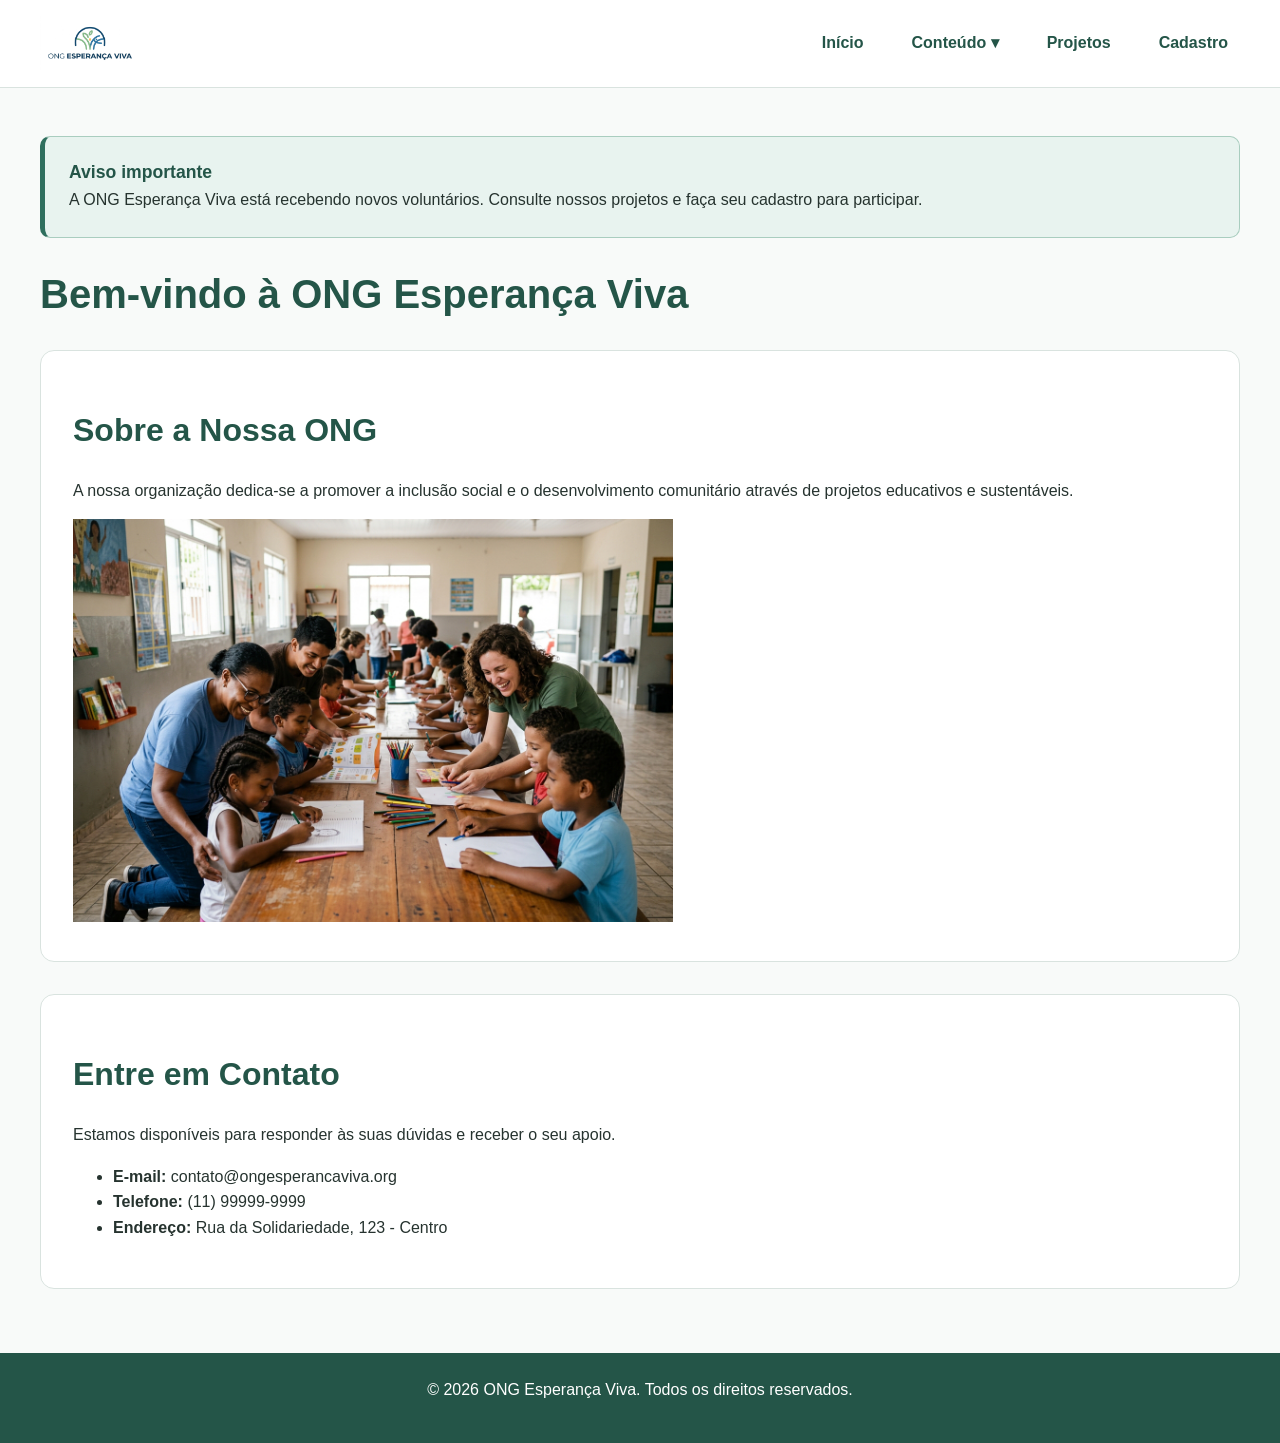
<file: index.html>
<!DOCTYPE html>
<html lang="pt-BR">

<head>
    <meta charset="UTF-8">
    <meta name="viewport" content="width=device-width, initial-scale=1.0">
    <title>ONG Esperança Viva - Página Inicial</title>

    <link rel="stylesheet" href="style.css">
</head>

<body>

    <header>

    <img
        src="imagens/logo.png"
        alt="Logotipo da ONG Esperança Viva"
        width="180"
        height="180"
    >

    <button
        type="button"
        id="menu-mobile"
        class="menu-mobile"
        aria-label="Abrir menu"
        aria-expanded="false"
        aria-controls="navegacao"
    >
        ☰
    </button>

    <nav id="navegacao" aria-label="Navegação principal">

        <ul>

            <li>
                <a href="index.html">Início</a>
            </li>

            <li class="menu-dropdown">

                <button
                    type="button"
                    aria-expanded="false"
                    aria-haspopup="true"
                >
                    Conteúdo ▾
                </button>

                <ul class="dropdown-conteudo">

                    <li>
                        <a href="index.html#sobre">
                            Sobre a ONG
                        </a>
                    </li>

                    <li>
                        <a href="index.html#contato">
                            Contato
                        </a>
                    </li>

                </ul>

            </li>

            <li>
                <a href="projetos.html">Projetos</a>
            </li>

            <li>
                <a href="cadastro.html">Cadastro</a>
            </li>

        </ul>

    </nav>

</header>

    <main>

        <div class="alerta" role="alert">
            <div class="alerta__conteudo">
                <h2 class="alerta__titulo">Aviso importante</h2>

                <p class="alerta__mensagem">
                    A ONG Esperança Viva está recebendo novos voluntários.
                    Consulte nossos projetos e faça seu cadastro para participar.
                </p>
            </div>
        </div>

        <h1>Bem-vindo à ONG Esperança Viva</h1>

        <section id="sobre">
            <h2>Sobre a Nossa ONG</h2>

            <p>
                A nossa organização dedica-se a promover a inclusão social
                e o desenvolvimento comunitário através de projetos
                educativos e sustentáveis.
            </p>

            <img
                src="imagens/institucional.jpg"
                alt="Voluntários da ONG Esperança Viva realizando atividades educativas com crianças de uma comunidade local."
                width="600"
                height="400"
            >
        </section>

        <section id="contato">
            <h2>Entre em Contato</h2>

            <p>
                Estamos disponíveis para responder às suas dúvidas
                e receber o seu apoio.
            </p>

            <ul>
                <li>
                    <strong>E-mail:</strong>
                    contato@ongesperancaviva.org
                </li>

                <li>
                    <strong>Telefone:</strong>
                    (11) 99999-9999
                </li>

                <li>
                    <strong>Endereço:</strong>
                    Rua da Solidariedade, 123 - Centro
                </li>
            </ul>
        </section>

    </main>

    <footer>
        <p>
            &copy; 2026 ONG Esperança Viva.
            Todos os direitos reservados.
        </p>
    </footer>

    <script src="script.js"></script>

</body>
</html>
</file>
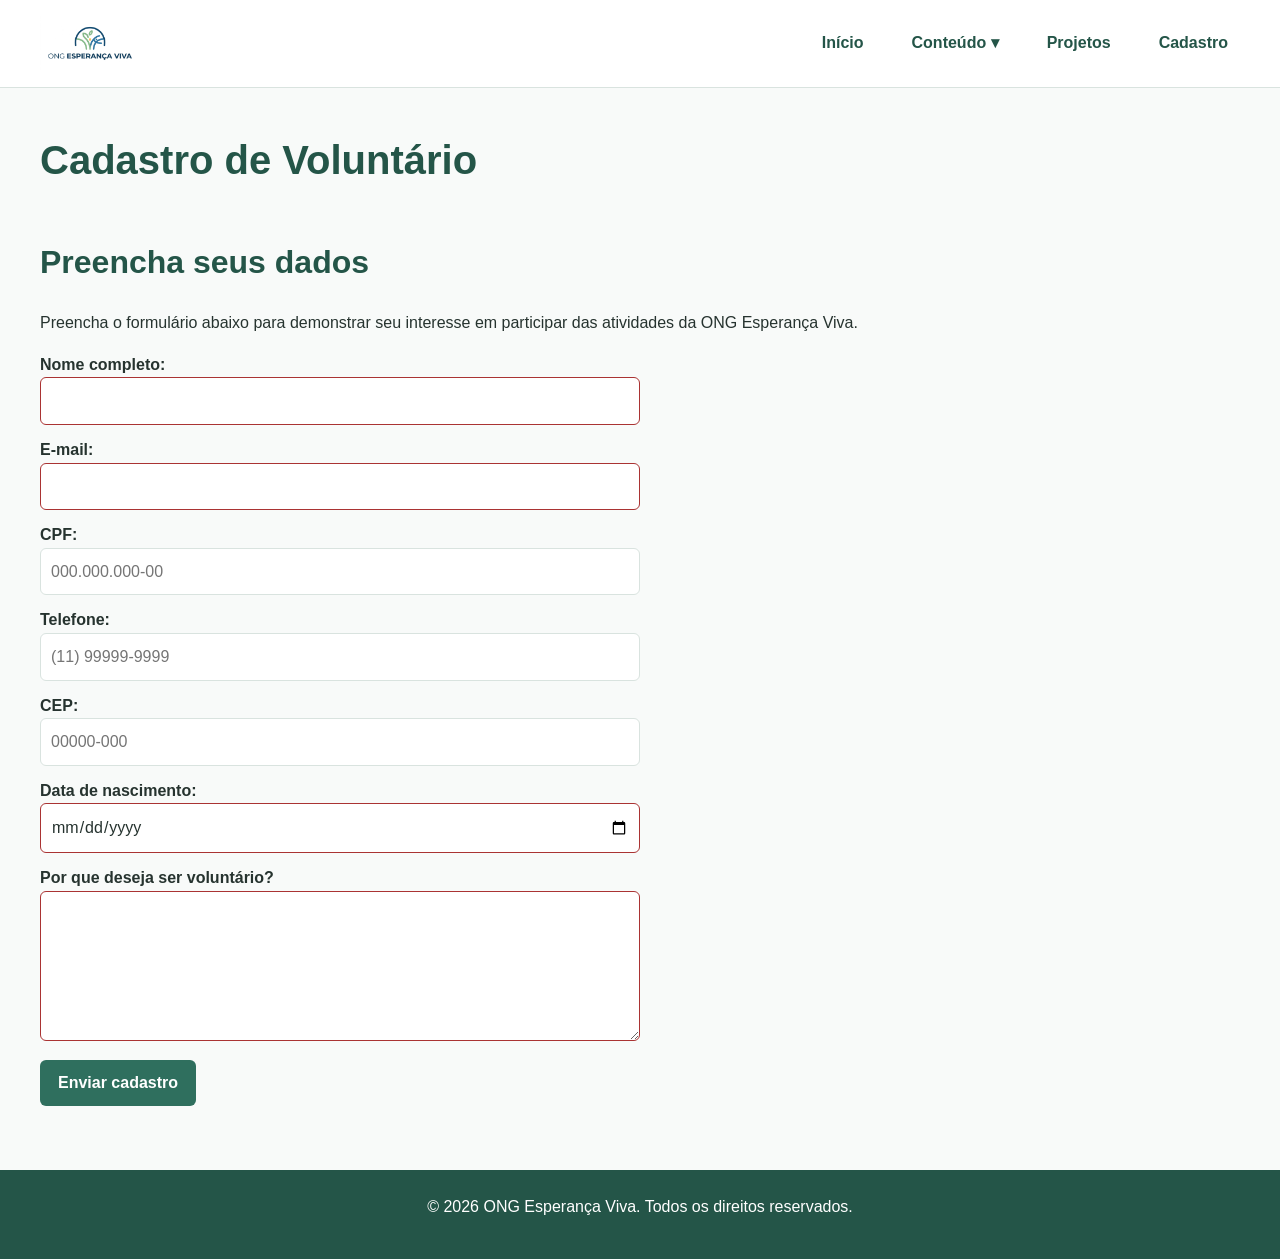
<file: cadastro.html>
<!DOCTYPE html>
<html lang="pt-BR">

<head>
    <meta charset="UTF-8">
    <meta name="viewport" content="width=device-width, initial-scale=1.0">
    <title>ONG Esperança Viva - Cadastro</title>

    <link rel="stylesheet" href="style.css">
</head>

<body>

    <header>

    <img
        src="imagens/logo.png"
        alt="Logotipo da ONG Esperança Viva"
        width="180"
        height="180"
    >

    <button
        type="button"
        id="menu-mobile"
        class="menu-mobile"
        aria-label="Abrir menu"
        aria-expanded="false"
        aria-controls="navegacao"
    >
        ☰
    </button>

    <nav id="navegacao" aria-label="Navegação principal">

        <ul>

            <li>
                <a href="index.html">Início</a>
            </li>

            <li class="menu-dropdown">

                <button
                    type="button"
                    aria-expanded="false"
                    aria-haspopup="true"
                >
                    Conteúdo ▾
                </button>

                <ul class="dropdown-conteudo">

                    <li>
                        <a href="index.html#sobre">
                            Sobre a ONG
                        </a>
                    </li>

                    <li>
                        <a href="index.html#contato">
                            Contato
                        </a>
                    </li>

                </ul>

            </li>

            <li>
                <a href="projetos.html">Projetos</a>
            </li>

            <li>
                <a href="cadastro.html">Cadastro</a>
            </li>

        </ul>

    </nav>

</header>

    <main>

        <h1>Cadastro de Voluntário</h1>

        <section>
            <h2>Preencha seus dados</h2>

            <p>
                Preencha o formulário abaixo para demonstrar seu interesse
                em participar das atividades da ONG Esperança Viva.
            </p>

            <form>

                <p>
                    <label for="nome">Nome completo:</label><br>
                    <input
                        type="text"
                        id="nome"
                        name="nome"
                        required
                    >
                </p>

                <p>
                    <label for="email">E-mail:</label><br>
                    <input
                        type="email"
                        id="email"
                        name="email"
                        required
                    >
                </p>

                <p>
                    <label for="cpf">CPF:</label><br>
                    <input
                        type="text"
                        id="cpf"
                        name="cpf"
                        pattern="[0-9]{3}\.?[0-9]{3}\.?[0-9]{3}-?[0-9]{2}"
                        placeholder="000.000.000-00"
                        required
                    >
                </p>

                <p>
                    <label for="telefone">Telefone:</label><br>
                    <input
                        type="tel"
                        id="telefone"
                        name="telefone"
                        pattern="\(?[0-9]{2}\)?\s?[0-9]{4,5}-?[0-9]{4}"
                        placeholder="(11) 99999-9999"
                        required
                    >
                </p>

                <p>
                    <label for="cep">CEP:</label><br>
                    <input
                        type="text"
                        id="cep"
                        name="cep"
                        pattern="[0-9]{5}-?[0-9]{3}"
                        placeholder="00000-000"
                        required
                    >
                </p>

                <p>
                    <label for="data">Data de nascimento:</label><br>
                    <input
                        type="date"
                        id="data"
                        name="data"
                        required
                    >
                </p>

                <p>
                    <label for="mensagem">
                        Por que deseja ser voluntário?
                    </label><br>

                    <textarea
                        id="mensagem"
                        name="mensagem"
                        rows="5"
                        cols="40"
                        required
                    ></textarea>
                </p>

                <p>
                    <button type="submit" class="botao">
                        Enviar cadastro
                    </button>
                </p>

            </form>

        </section>

    </main>

    <footer>
        <p>
            &copy; 2026 ONG Esperança Viva.
            Todos os direitos reservados.
        </p>
    </footer>

    <div
        id="modal-feedback"
        class="modal"
        role="dialog"
        aria-modal="true"
        aria-labelledby="modal-titulo"
        aria-describedby="modal-mensagem"
        aria-hidden="true"
    >

        <div class="modal__conteudo">

            <div class="modal__cabecalho">

                <div>

                    <h2 id="modal-titulo" class="modal__titulo">
                        Feedback
                    </h2>

                    <p id="modal-mensagem">
                        Mensagem de feedback.
                    </p>

                </div>

                <button
                    type="button"
                    id="modal-fechar"
                    class="modal__fechar"
                    aria-label="Fechar mensagem"
                >
                    &times;
                </button>

            </div>

        </div>

    </div>

    <script src="script.js"></script>

</body>
</html>
</file>
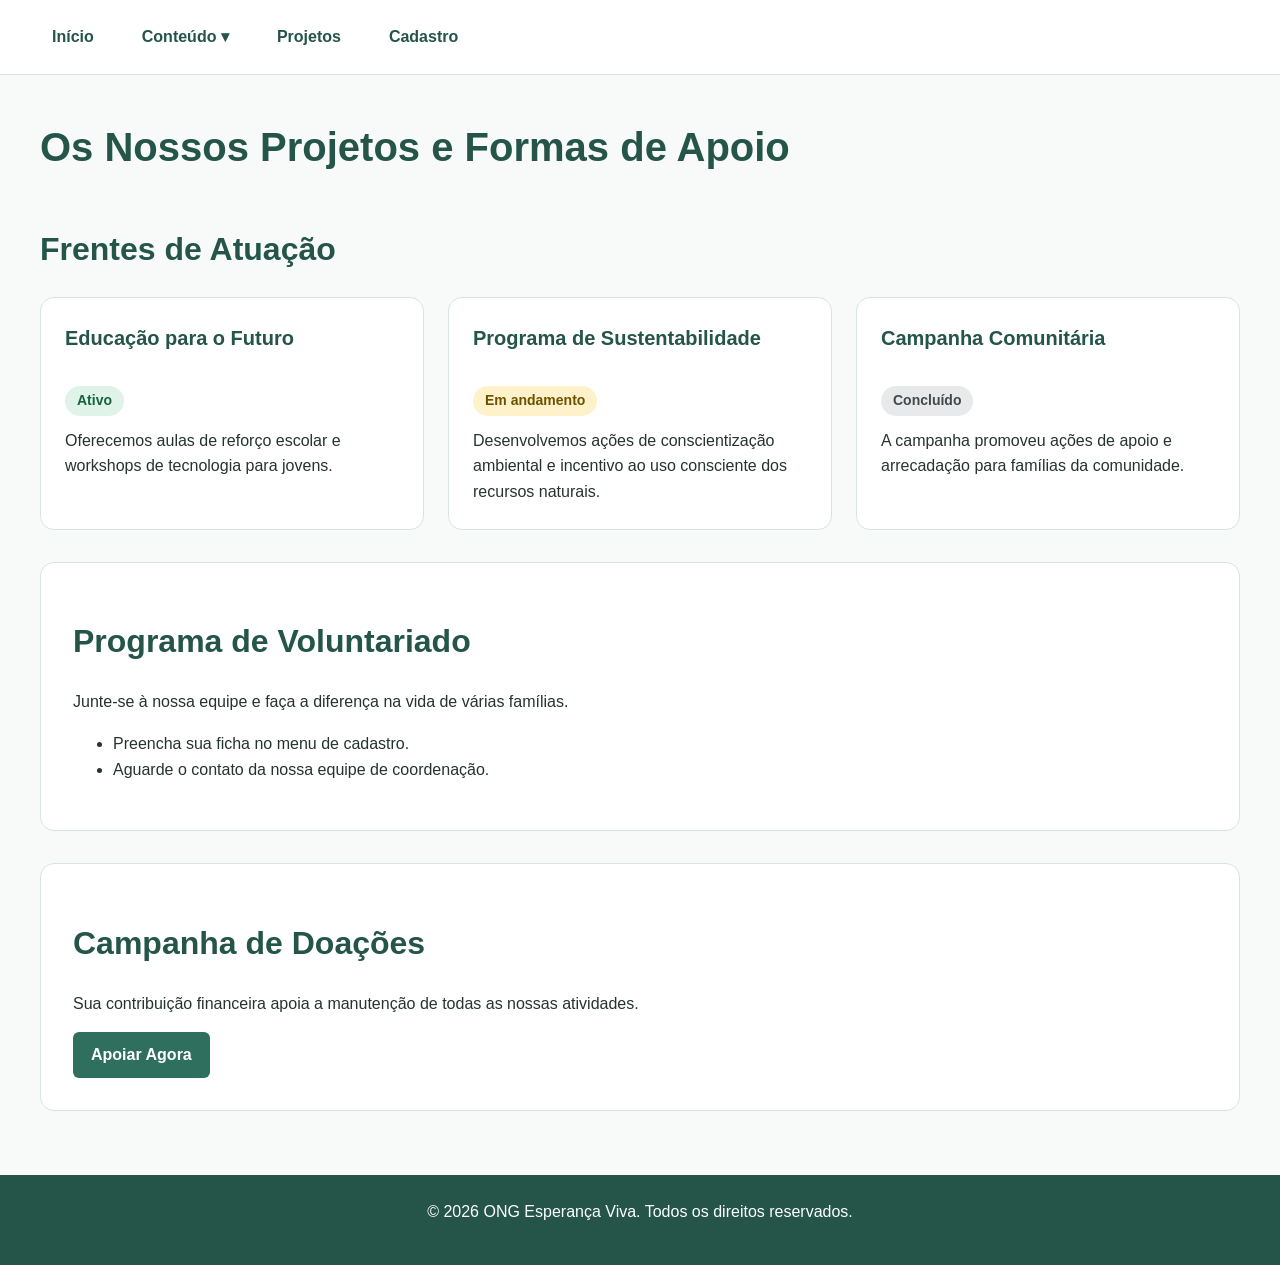
<file: projetos.html>
<!DOCTYPE html>
<html lang="pt-BR">

<head>
    <meta charset="UTF-8">
    <meta name="viewport" content="width=device-width, initial-scale=1.0">
    <title>Projetos - ONG Esperança Viva</title>

    <link rel="stylesheet" href="style.css">
</head>

<body>

    <header>

        <button
            type="button"
            id="menu-mobile"
            class="menu-mobile"
            aria-label="Abrir menu"
            aria-expanded="false"
            aria-controls="navegacao"
        >
            ☰
        </button>

        <nav id="navegacao" aria-label="Navegação principal">

            <ul>

                <li>
                    <a href="index.html">Início</a>
                </li>

                <li class="menu-dropdown">

                    <button
                        type="button"
                        aria-expanded="false"
                        aria-haspopup="true"
                    >
                        Conteúdo ▾
                    </button>

                    <ul class="dropdown-conteudo">

                        <li>
                            <a href="index.html#sobre">
                                Sobre a ONG
                            </a>
                        </li>

                        <li>
                            <a href="index.html#contato">
                                Contato
                            </a>
                        </li>

                    </ul>

                </li>

                <li>
                    <a href="projetos.html">Projetos</a>
                </li>

                <li>
                    <a href="cadastro.html">Cadastro</a>
                </li>

            </ul>

        </nav>

    </header>

    <main>

        <h1>Os Nossos Projetos e Formas de Apoio</h1>

        <section id="projetos">

            <h2>Frentes de Atuação</h2>

            <div class="cards">

                <article class="card">

                    <h3>Educação para o Futuro</h3>

                    <div class="badges">
                        <span class="badge badge--ativo">
                            Ativo
                        </span>
                    </div>

                    <p>
                        Oferecemos aulas de reforço escolar e workshops
                        de tecnologia para jovens.
                    </p>

                </article>

                <article class="card">

                    <h3>Programa de Sustentabilidade</h3>

                    <div class="badges">
                        <span class="badge badge--andamento">
                            Em andamento
                        </span>
                    </div>

                    <p>
                        Desenvolvemos ações de conscientização ambiental
                        e incentivo ao uso consciente dos recursos naturais.
                    </p>

                </article>

                <article class="card">

                    <h3>Campanha Comunitária</h3>

                    <div class="badges">
                        <span class="badge badge--concluido">
                            Concluído
                        </span>
                    </div>

                    <p>
                        A campanha promoveu ações de apoio e arrecadação
                        para famílias da comunidade.
                    </p>

                </article>

            </div>

        </section>

        <section id="voluntariado">

            <h2>Programa de Voluntariado</h2>

            <p>
                Junte-se à nossa equipe e faça a diferença
                na vida de várias famílias.
            </p>

            <ul>
                <li>Preencha sua ficha no menu de cadastro.</li>
                <li>Aguarde o contato da nossa equipe de coordenação.</li>
            </ul>

        </section>

        <section id="doacoes">

            <h2>Campanha de Doações</h2>

            <p>
                Sua contribuição financeira apoia a manutenção
                de todas as nossas atividades.
            </p>

            <a
                href="cadastro.html"
                class="botao"
                data-acao="doacao"
            >
                Apoiar Agora
            </a>

        </section>

    </main>

    <footer>

        <p>
            &copy; 2026 ONG Esperança Viva.
            Todos os direitos reservados.
        </p>

    </footer>

    <div
        id="modal-feedback"
        class="modal"
        role="dialog"
        aria-modal="true"
        aria-labelledby="modal-titulo"
        aria-describedby="modal-mensagem"
        aria-hidden="true"
    >

        <div class="modal__conteudo">

            <div class="modal__cabecalho">

                <div>

                    <h2 id="modal-titulo" class="modal__titulo">
                        Feedback
                    </h2>

                    <p id="modal-mensagem">
                        Mensagem de feedback.
                    </p>

                </div>

                <button
                    type="button"
                    id="modal-fechar"
                    class="modal__fechar"
                    aria-label="Fechar mensagem"
                >
                    &times;
                </button>

            </div>

        </div>

    </div>

    <script src="script.js"></script>

</body>
</html>
</file>
<file: style.css>
/* ==================================================
   DESIGN SYSTEM
================================================== */

:root {
    /* Cores */
    --cor-primaria: #2f6f5e;
    --cor-primaria-escura: #245548;
    --cor-primaria-clara: #e8f3ef;
    --cor-destaque: #e8c65a;

    --cor-fundo: #f8faf9;
    --cor-superficie: #ffffff;
    --cor-texto: #26332f;
    --cor-texto-secundario: #68736f;
    --cor-borda: #d9e3df;

    --cor-sucesso: #17633e;
    --cor-sucesso-fundo: #dff3e8;

    --cor-aviso: #6b5200;
    --cor-aviso-fundo: #fff1c9;

    --cor-neutro: #41494d;
    --cor-neutro-fundo: #e7e9eb;

    /* Tipografia */
    --fonte-base: Arial, sans-serif;

    --tamanho-pequeno: 0.875rem;
    --tamanho-normal: 1rem;
    --tamanho-subtitulo: 1.25rem;
    --tamanho-titulo: 2rem;
    --tamanho-titulo-grande: 2.5rem;

    --peso-normal: 400;
    --peso-medio: 600;
    --peso-negrito: 700;

    /* Espaçamentos */
    --espaco-1: 4px;
    --espaco-2: 8px;
    --espaco-3: 12px;
    --espaco-4: 16px;
    --espaco-5: 24px;
    --espaco-6: 32px;
    --espaco-7: 40px;
    --espaco-8: 48px;
    --espaco-9: 64px;

    /* Bordas */
    --raio-pequeno: 6px;
    --raio-medio: 10px;
    --raio-grande: 14px;

    /* Transições */
    --transicao: 0.2s ease;
}

/* ==================================================
   RESET
================================================== */

* {
    box-sizing: border-box;
}

html {
    scroll-behavior: smooth;
}

body {
    margin: 0;
    font-family: var(--fonte-base);
    font-size: var(--tamanho-normal);
    font-weight: var(--peso-normal);
    line-height: 1.6;
    color: var(--cor-texto);
    background: var(--cor-fundo);
}

/* ==================================================
   GRID PRINCIPAL
================================================== */

main {
    width: min(100% - 32px, 1200px);
    margin: var(--espaco-8) auto;

    display: grid;
    grid-template-columns: repeat(12, minmax(0, 1fr));
    gap: var(--espaco-6);
}

main > h1,
main > .alerta,
main > section {
    grid-column: 1 / -1;
}

/* ==================================================
   TIPOGRAFIA
================================================== */

h1 {
    margin: 0;
    font-size: var(--tamanho-titulo-grande);
    line-height: 1.2;
    color: var(--cor-primaria-escura);
}

h2 {
    font-size: var(--tamanho-titulo);
    line-height: 1.3;
    color: var(--cor-primaria-escura);
}

h3 {
    font-size: var(--tamanho-subtitulo);
    color: var(--cor-primaria-escura);
}

p {
    margin-top: 0;
}

/* ==================================================
   HEADER
================================================== */

header {
    background: var(--cor-superficie);
    border-bottom: 1px solid var(--cor-borda);
    padding: var(--espaco-4) max(16px, calc((100% - 1200px) / 2));

    display: flex;
    align-items: center;
    justify-content: space-between;
    gap: var(--espaco-5);
}

header img {
    display: block;
    width: 100px;
    height: auto;
}

/* ==================================================
   NAVEGAÇÃO
================================================== */

nav {
    display: flex;
    align-items: center;
}

nav > ul {
    display: flex;
    align-items: center;
    gap: var(--espaco-5);

    margin: 0;
    padding: 0;

    list-style: none;
}

nav a {
    display: block;
    padding: var(--espaco-2) var(--espaco-3);

    color: var(--cor-primaria-escura);
    font-weight: var(--peso-negrito);
    text-decoration: none;

    border-radius: var(--raio-pequeno);

    transition:
        background var(--transicao),
        color var(--transicao);
}

nav a:hover,
nav a:focus {
    color: var(--cor-superficie);
    background: var(--cor-primaria);
}

/* ==================================================
   DROPDOWN
================================================== */

.menu-dropdown {
    position: relative;
}

.menu-dropdown > button {
    border: 0;
    background: transparent;

    padding: var(--espaco-2) var(--espaco-3);

    color: var(--cor-primaria-escura);
    font: inherit;
    font-weight: var(--peso-negrito);

    border-radius: var(--raio-pequeno);
    cursor: pointer;
}

.menu-dropdown > button:hover,
.menu-dropdown > button:focus {
    background: var(--cor-primaria-clara);
}

.dropdown-conteudo {
    position: absolute;
    top: 100%;
    left: 0;

    min-width: 190px;

    margin: 0;
    padding: var(--espaco-2);

    list-style: none;

    background: var(--cor-superficie);
    border: 1px solid var(--cor-borda);
    border-radius: var(--raio-medio);

    box-shadow: 0 10px 30px rgba(0, 0, 0, 0.12);

    opacity: 0;
    visibility: hidden;
    transform: translateY(-8px);

    transition:
        opacity var(--transicao),
        transform var(--transicao),
        visibility var(--transicao);
}

.menu-dropdown:hover .dropdown-conteudo,
.menu-dropdown:focus-within .dropdown-conteudo,
.menu-dropdown.aberto .dropdown-conteudo {
    opacity: 1;
    visibility: visible;
    transform: translateY(0);
}

/* ==================================================
   MENU HAMBÚRGUER
================================================== */

.menu-mobile {
    display: none;

    width: 42px;
    height: 42px;

    border: 1px solid var(--cor-borda);
    border-radius: var(--raio-medio);

    background: var(--cor-superficie);
    color: var(--cor-primaria-escura);

    font-size: 1.5rem;
    cursor: pointer;
}

.menu-mobile:hover,
.menu-mobile:focus {
    background: var(--cor-primaria-clara);
}

/* ==================================================
   SEÇÕES
================================================== */

section {
    margin: 0;
}

#sobre,
#contato,
#voluntariado,
#doacoes {
    background: var(--cor-superficie);
    border: 1px solid var(--cor-borda);
    border-radius: var(--raio-grande);
    padding: var(--espaco-6);
}

/* ==================================================
   CARDS
================================================== */

.cards {
    display: grid;
    grid-template-columns: repeat(3, minmax(0, 1fr));
    gap: var(--espaco-5);
}

.card {
    display: flex;
    flex-direction: column;

    min-height: 100%;

    padding: var(--espaco-5);

    background: var(--cor-superficie);
    border: 1px solid var(--cor-borda);
    border-radius: var(--raio-grande);

    transition:
        transform var(--transicao),
        box-shadow var(--transicao),
        border-color var(--transicao);
}

.card:hover {
    transform: translateY(-3px);
    border-color: #a9cdbf;
    box-shadow: 0 10px 25px rgba(0, 0, 0, 0.08);
}

.card h3 {
    margin-top: 0;
}

.card p {
    margin-bottom: 0;
}

/* ==================================================
   BADGES / TAGS
================================================== */

.badges {
    display: flex;
    flex-wrap: wrap;
    gap: var(--espaco-2);
    margin: var(--espaco-3) 0;
}

.badge {
    display: inline-block;

    padding: 5px 12px;

    border-radius: 999px;

    font-size: var(--tamanho-pequeno);
    font-weight: var(--peso-negrito);
    line-height: 1.4;
}

.badge--ativo {
    background: var(--cor-sucesso-fundo);
    color: var(--cor-sucesso);
}

.badge--andamento {
    background: var(--cor-aviso-fundo);
    color: var(--cor-aviso);
}

.badge--concluido {
    background: var(--cor-neutro-fundo);
    color: var(--cor-neutro);
}

/* ==================================================
   ALERTA
================================================== */

.alerta {
    display: flex;
    align-items: flex-start;
    gap: var(--espaco-4);

    padding: var(--espaco-5);

    background: var(--cor-primaria-clara);
    border: 1px solid #a9cdbf;
    border-left: 5px solid var(--cor-primaria);

    border-radius: var(--raio-medio);
}

.alerta__conteudo {
    flex: 1;
}

.alerta__titulo {
    margin: 0 0 var(--espaco-1);
    font-size: 1.1rem;
}

.alerta__mensagem {
    margin: 0;
}

/* ==================================================
   BOTÕES
================================================== */

.botao {
    display: inline-block;

    padding: 10px 18px;

    border: 0;
    border-radius: var(--raio-pequeno);

    background: var(--cor-primaria);
    color: var(--cor-superficie);

    font: inherit;
    font-weight: var(--peso-negrito);
    text-decoration: none;

    cursor: pointer;

    transition:
        background var(--transicao),
        transform var(--transicao),
        box-shadow var(--transicao);
}

.botao:hover {
    background: var(--cor-primaria-escura);
    box-shadow: 0 4px 12px rgba(36, 85, 72, 0.2);
}

.botao:focus {
    outline: 3px solid #a9cdbf;
    outline-offset: 2px;
}

.botao:active {
    transform: scale(0.98);
}

/* ==================================================
   FORMULÁRIO
================================================== */

form {
    display: grid;
    gap: var(--espaco-3);
}

form p {
    margin: 0;
}

form label {
    font-weight: var(--peso-negrito);
}

form input,
form textarea {
    width: 100%;
    max-width: 600px;

    padding: 10px;

    border: 1px solid var(--cor-borda);
    border-radius: var(--raio-pequeno);

    background: var(--cor-superficie);
    color: var(--cor-texto);

    font: inherit;

    transition:
        border-color var(--transicao),
        box-shadow var(--transicao);
}

form input:focus,
form textarea:focus {
    border-color: var(--cor-primaria);
    outline: none;
    box-shadow: 0 0 0 3px rgba(47, 111, 94, 0.15);
}

form input:invalid:not(:placeholder-shown),
form textarea:invalid:not(:placeholder-shown) {
    border-color: #a33;
}

/* ==================================================
   IMAGENS
================================================== */

img {
    max-width: 100%;
    height: auto;
}

/* ==================================================
   MODAL
================================================== */

.modal {
    position: fixed;
    inset: 0;
    z-index: 1000;

    display: flex;
    align-items: center;
    justify-content: center;

    padding: var(--espaco-5);

    background: rgba(20, 35, 30, 0.65);

    opacity: 0;
    visibility: hidden;

    transition:
        opacity 0.25s ease,
        visibility 0.25s ease;
}

.modal.is-aberto {
    opacity: 1;
    visibility: visible;
}

.modal__conteudo {
    width: min(100%, 500px);
    max-height: 90vh;
    overflow-y: auto;

    padding: var(--espaco-7);

    background: var(--cor-superficie);
    border-radius: var(--raio-grande);

    box-shadow: 0 15px 45px rgba(0, 0, 0, 0.25);

    transform: translateY(-15px);

    transition: transform 0.25s ease;
}

.modal.is-aberto .modal__conteudo {
    transform: translateY(0);
}

.modal__cabecalho {
    display: flex;
    align-items: flex-start;
    justify-content: space-between;

    gap: var(--espaco-4);
}

.modal__titulo {
    margin-top: 0;
}

.modal__fechar {
    width: 36px;
    height: 36px;

    flex-shrink: 0;

    border: 0;
    border-radius: 50%;

    background: #edf1ef;
    color: var(--cor-texto);

    font-size: 1.3rem;

    cursor: pointer;
}

.modal__fechar:hover,
.modal__fechar:focus {
    background: #dce5e1;
}

/* ==================================================
   FOOTER
================================================== */

footer {
    margin-top: var(--espaco-9);

    padding: var(--espaco-5);

    background: var(--cor-primaria-escura);
    color: var(--cor-superficie);

    text-align: center;
}

/* ==================================================
   BREAKPOINT 1 - 1100px
================================================== */

@media (max-width: 1100px) {
    main {
        width: min(100% - 40px, 1000px);
    }

    .cards {
        grid-template-columns: repeat(2, minmax(0, 1fr));
    }
}

/* ==================================================
   BREAKPOINT 2 - 900px
================================================== */

@media (max-width: 900px) {
    header {
        padding-left: 20px;
        padding-right: 20px;
    }

    main {
        gap: var(--espaco-5);
    }

    h1 {
        font-size: 2.2rem;
    }
}

/* ==================================================
   BREAKPOINT 3 - 768px
================================================== */

@media (max-width: 768px) {
    .menu-mobile {
        display: block;
    }

    header {
        position: relative;
    }

    nav {
        display: none;

        position: absolute;
        top: 100%;
        left: 0;
        right: 0;
        z-index: 100;

        padding: var(--espaco-4);

        background: var(--cor-superficie);
        border-bottom: 1px solid var(--cor-borda);

        box-shadow: 0 8px 20px rgba(0, 0, 0, 0.08);
    }

    nav.menu-aberto {
        display: block;
    }

    nav > ul {
        flex-direction: column;
        align-items: stretch;
        gap: var(--espaco-2);
    }

    nav a,
    .menu-dropdown > button {
        width: 100%;
        text-align: left;
    }

    .dropdown-conteudo {
        position: static;

        display: none;

        margin-top: var(--espaco-2);

        box-shadow: none;
    }

    .menu-dropdown.aberto .dropdown-conteudo {
        display: block;
        opacity: 1;
        visibility: visible;
        transform: none;
    }

    .cards {
        grid-template-columns: 1fr;
    }
}

/* ==================================================
   BREAKPOINT 4 - 600px
================================================== */

@media (max-width: 600px) {
    main {
        width: min(100% - 20px, 1000px);
        margin: var(--espaco-6) auto;
    }

    h1 {
        font-size: 1.9rem;
    }

    h2 {
        font-size: 1.5rem;
    }

    #sobre,
    #contato,
    #voluntariado,
    #doacoes,
    .card {
        padding: var(--espaco-4);
    }

    .alerta {
        padding: var(--espaco-4);
    }

    .modal {
        padding: var(--espaco-3);
    }

    .modal__conteudo {
        padding: var(--espaco-5);
    }
}

/* ==================================================
   BREAKPOINT 5 - 400px
================================================== */

@media (max-width: 400px) {
    header {
        padding: var(--espaco-3);
    }

    header img {
        width: 75px;
    }

    main {
        width: calc(100% - 16px);
    }

    h1 {
        font-size: 1.6rem;
    }

    .botao {
        width: 100%;
        text-align: center;
    }
}
</file>
